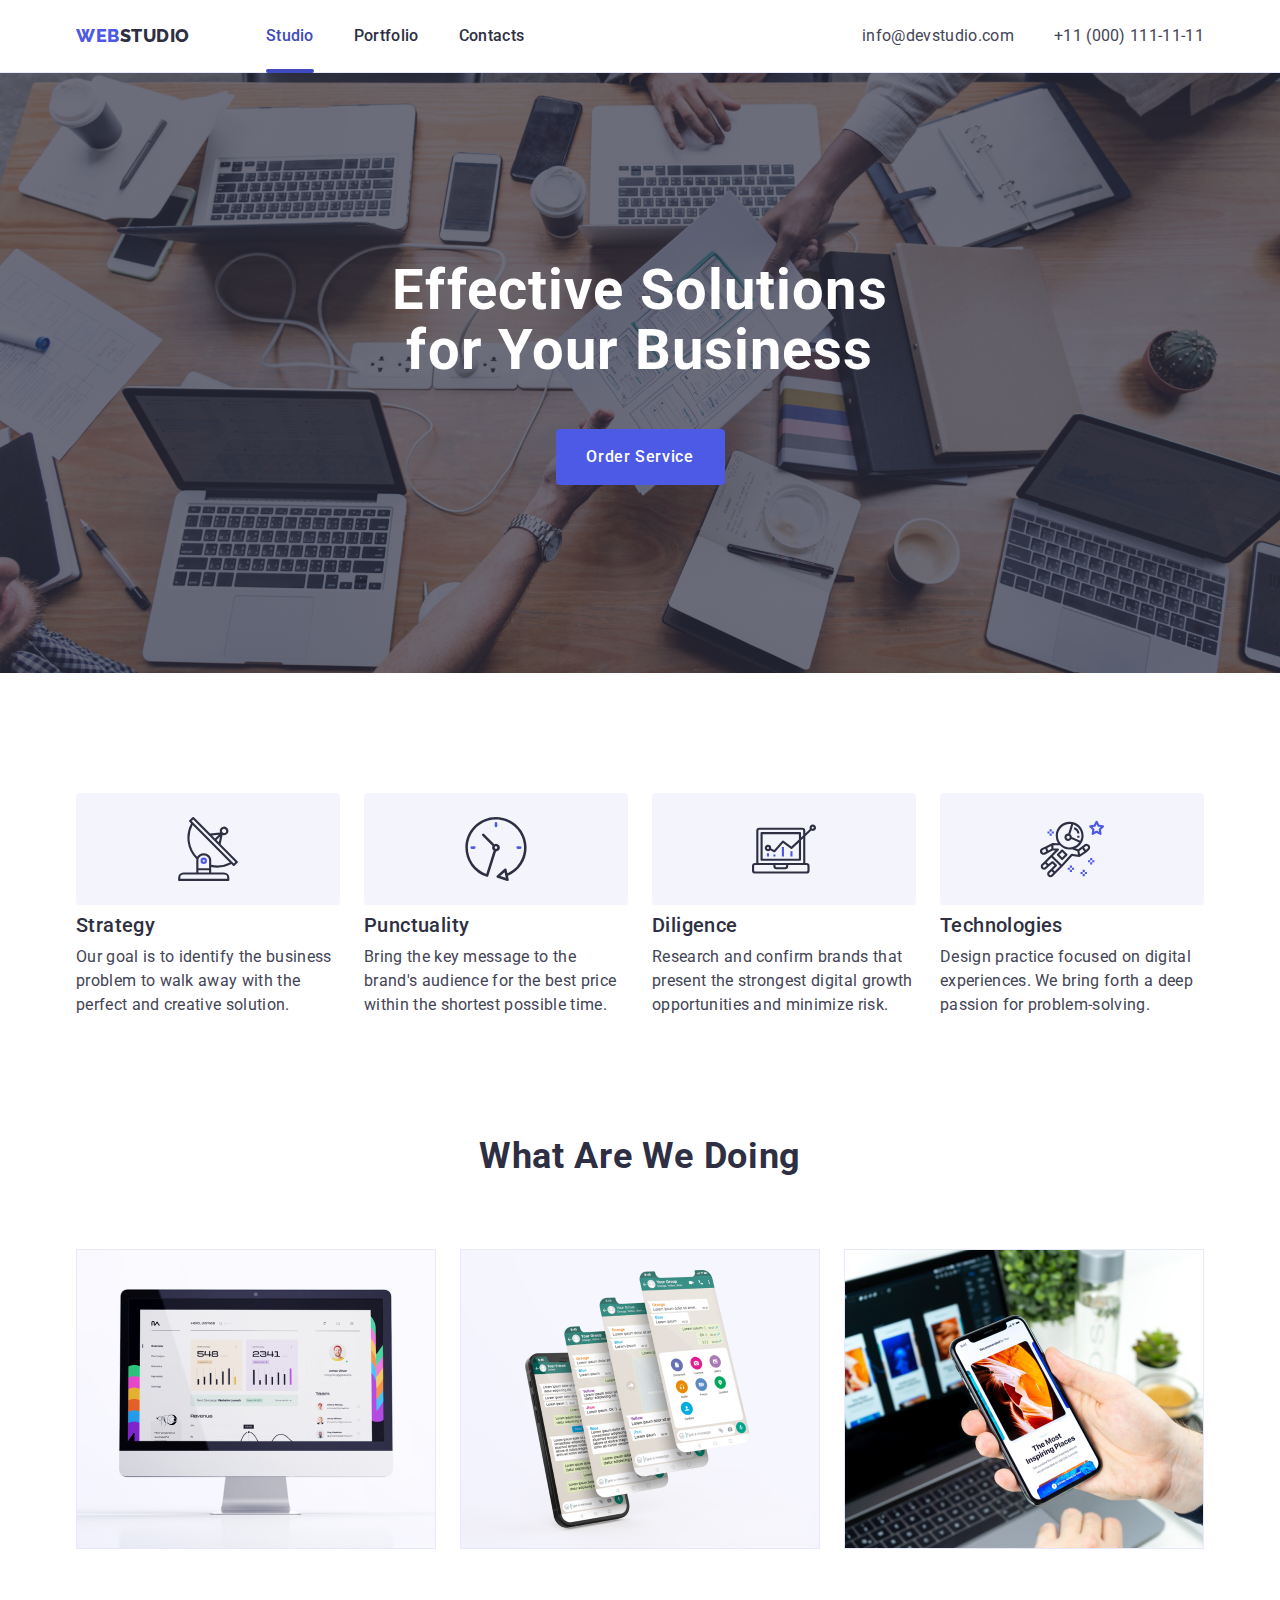
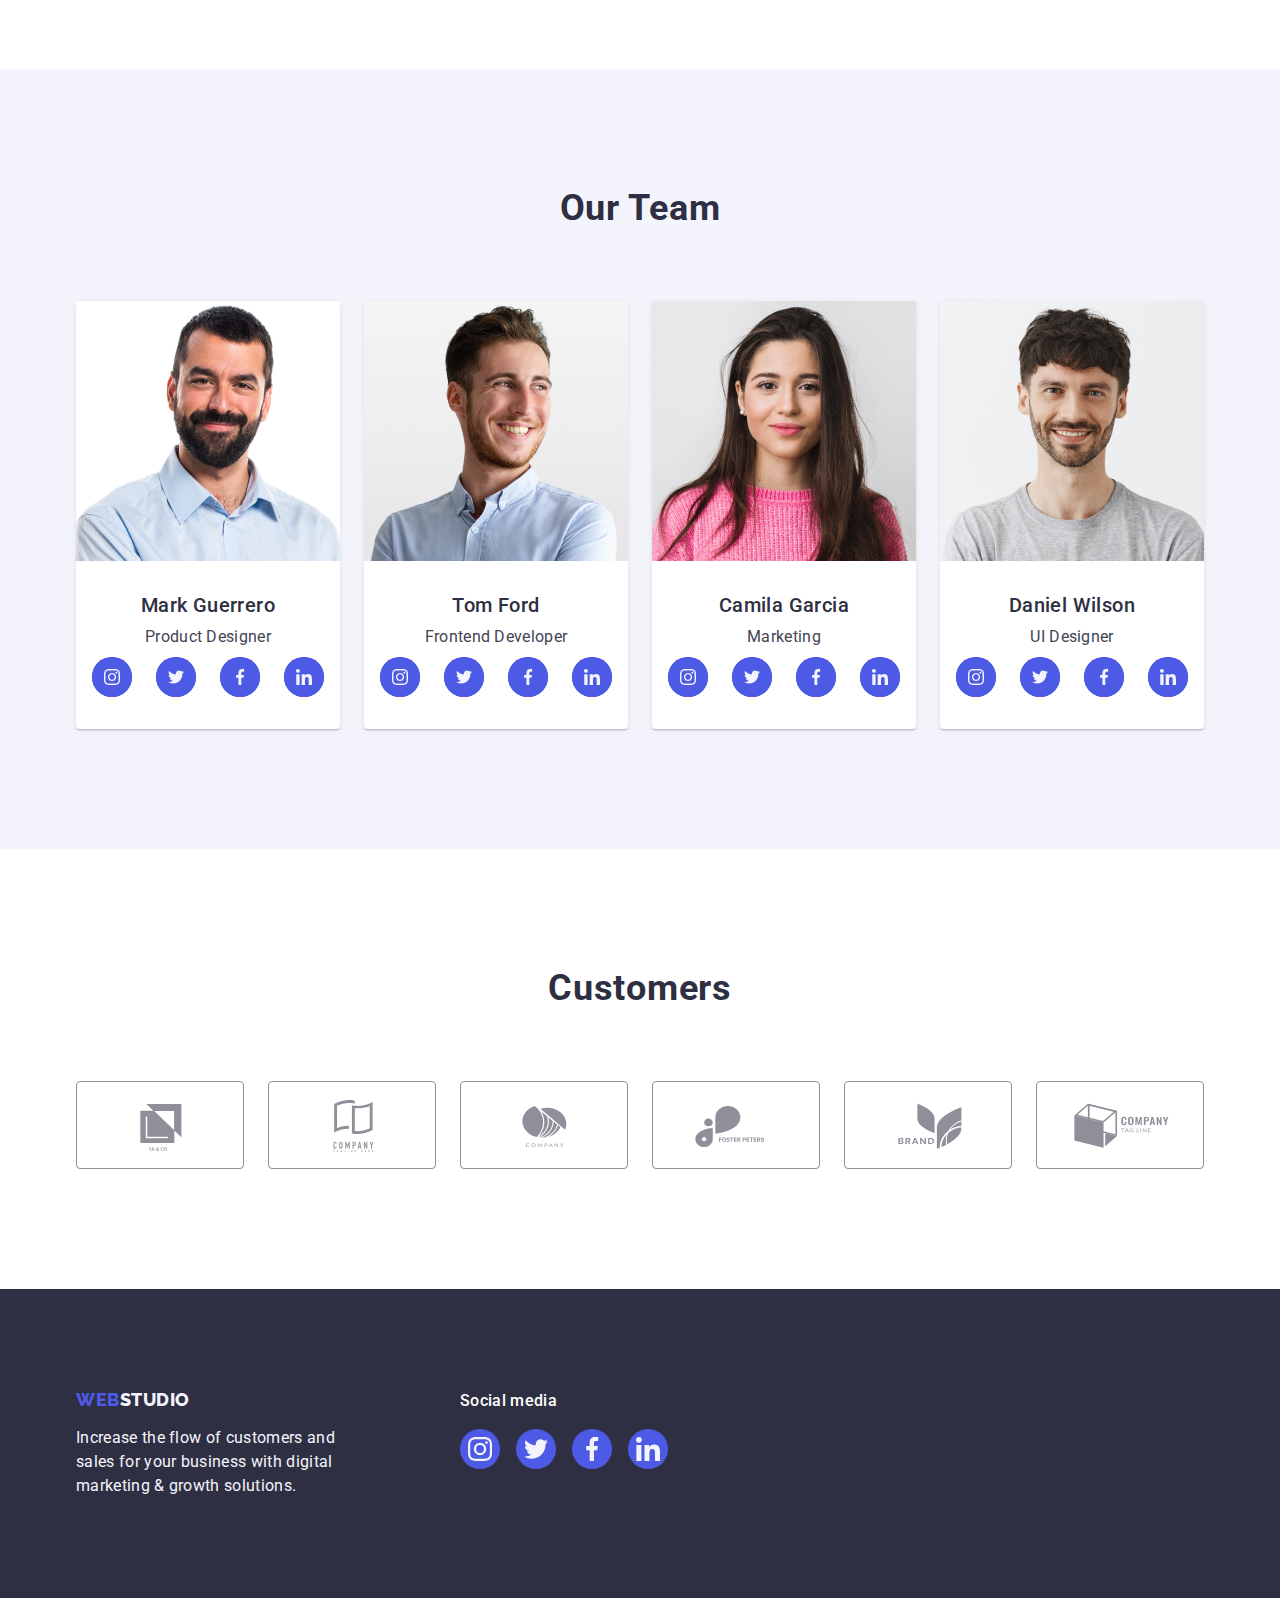
<file: index.html>
<!DOCTYPE html>
<html lang="en">
  <head>
    <meta charset="UTF-8" />
    <meta http-equiv="X-UA-Compatible" content="IE=edge" />
    <meta name="viewport" content="width=device-width, initial-scale=1.0" />
    <link rel="preconnect" href="https://fonts.googleapis.com" />
    <link rel="preconnect" href="https://fonts.gstatic.com" crossorigin />
    <link
      rel="stylesheet"
      href="https://cdn.jsdelivr.net/npm/modern-normalize@2.0.0/modern-normalize.min.css"
    />
    <link
      href="https://fonts.googleapis.com/css2?family=Raleway:wght@800&family=Roboto:wght@400;500;700;900&display=swap"
      rel="stylesheet"
    />
    <link rel="stylesheet" href="./css/styles.css" />
    <title>Студія</title>
  </head>
  <body>
    <header class="page-header">
      <div class="header-container container">
        <nav class="header-nav">
          <a href="./index.html" class="header-logo link"
            >Web<span class="logo">Studio</span></a
          >
          <ul class="header-link-list list">
            <li class="heder-menu">
              <a href="./index.html" class="header-link header-link-first link"
                >Studio</a
              >
            </li>
            <li class="heder-menu">
              <a href="./portfolio.html" class="header-link link">Portfolio</a>
            </li>
            <li class="heder-menu">
              <a href="" class="header-link link">Contacts</a>
            </li>
          </ul>
        </nav>
        <address class="navigation">
          <ul class="address-link list">
            <li>
              <a href="mailto:info@devstudio.com" class="address-list link"
                >info@devstudio.com</a
              >
            </li>
            <li>
              <a href="tel:+110001111111" class="address-list link"
                >+11 (000) 111-11-11</a
              >
            </li>
          </ul>
        </address>
      </div>
    </header>

    <main>
      <section class="first-section">
        <div class="first-container container">
          <h1 class="first-section-text">
            Effective Solutions for Your Business
          </h1>
          <button type="button" class="first-section-button" data-modal-open>
            Order Service
          </button>
        </div>
      </section>

      <section class="second-section">
        <div class="second-container container">
          <h2 class="title visually-hidden">advantages</h2>
          <ul class="second-section-list list">
            <li class="second-list">
              <div class="second-section-icon">
                <svg class="second-icon" width="64" height="64">
                  <use href="./images/icons.svg#icon-antenna"></use>
                </svg>
              </div>
              <h3 class="second-title">Strategy</h3>
              <p class="second-section-text">
                Our goal is to identify the business problem to walk away with
                the perfect and creative solution.
              </p>
            </li>
            <li class="second-list">
              <div class="second-section-icon">
                <svg class="second-icon" width="64" height="64">
                  <use href="./images/icons.svg#icon-clock"></use>
                </svg>
              </div>
              <h3 class="second-title">Punctuality</h3>
              <p class="second-section-text">
                Bring the key message to the brand's audience for the best price
                within the shortest possible time.
              </p>
            </li>
            <li class="second-list">
              <div class="second-section-icon">
                <svg class="second-icon" width="64" height="64">
                  <use href="./images/icons.svg#icon-diagram"></use>
                </svg>
              </div>
              <h3 class="second-title">Diligence</h3>
              <p class="second-section-text">
                Research and confirm brands that present the strongest digital
                growth opportunities and minimize risk.
              </p>
            </li>
            <li class="second-list">
              <div class="second-section-icon">
                <svg class="second-icon" width="64" height="64">
                  <use href="./images/icons.svg#icon-astronaut"></use>
                </svg>
              </div>
              <h3 class="second-title">Technologies</h3>
              <p class="second-section-text">
                Design practice focused on digital experiences. We bring forth a
                deep passion for problem-solving.
              </p>
            </li>
          </ul>
        </div>
      </section>

      <section class="third-section">
        <div class="third-container container">
          <h2 class="third-title">What are we doing</h2>
          <ul class="third-section-list list">
            <li class="third-list">
              <img src="./images/img-1.jpg" width="360" alt="img" />
            </li>
            <li class="third-list">
              <img src="./images/img-2.jpg" width="360" alt="img" />
            </li>
            <li class="third-list">
              <img src="./images/img-3.jpg" width="360" alt="img" />
            </li>
          </ul>
        </div>
      </section>

      <section class="fourd">
        <div class="fourd-container container">
          <h2 class="fourd-title">Our Team</h2>
          <ul class="fourd-section-list list">
            <li class="fourd-list">
              <img src="./images/mark.jpg" width="264" alt="Mark" />
              <div class="card-content">
                <h3 class="fourd-dop-title">Mark Guerrero</h3>
                <p class="fourd-text">Product Designer</p>
                <ul class="fourd-list-icon list">
                  <li class="fourd-link-icon">
                    <a
                      class="fourd-section-icon"
                      href=""
                      aria-label="instagram"
                    >
                      <svg class="fourd-icon" width="16" height="16">
                        <use href="./images/icons.svg#icon-instagram"></use>
                      </svg>
                    </a>
                  </li>
                  <li class="fourd-link-icon">
                    <a
                      class="fourd-section-icon"
                      href=""
                      aria-label="instagram"
                    >
                      <svg class="fourd-icon" width="16" height="16">
                        <use href="./images/icons.svg#icon-twitter"></use>
                      </svg>
                    </a>
                  </li>
                  <li class="fourd-link-icon">
                    <a
                      class="fourd-section-icon"
                      href=""
                      aria-label="instagram"
                    >
                      <svg class="fourd-icon" width="16" height="16">
                        <use href="./images/icons.svg#icon-facebook"></use>
                      </svg>
                    </a>
                  </li>
                  <li class="fourd-link-icon">
                    <a
                      class="fourd-section-icon"
                      href=""
                      aria-label="instagram"
                    >
                      <svg class="fourd-icon" width="16" height="16">
                        <use href="./images/icons.svg#icon-linkedin"></use>
                      </svg>
                    </a>
                  </li>
                </ul>
              </div>
            </li>
            <li class="fourd-list">
              <img src="./images/tom.jpg" width="264" alt="Tom" />
              <div class="card-content">
                <h3 class="fourd-dop-title">Tom Ford</h3>
                <p class="fourd-text">Frontend Developer</p>
                <ul class="fourd-list-icon list">
                  <li class="fourd-link-icon">
                    <a
                      class="fourd-section-icon"
                      href=""
                      aria-label="instagram"
                    >
                      <svg class="fourd-icon" width="16" height="16">
                        <use href="./images/icons.svg#icon-instagram"></use>
                      </svg>
                    </a>
                  </li>
                  <li class="fourd-link-icon">
                    <a
                      class="fourd-section-icon"
                      href=""
                      aria-label="instagram"
                    >
                      <svg class="fourd-icon" width="16" height="16">
                        <use href="./images/icons.svg#icon-twitter"></use>
                      </svg>
                    </a>
                  </li>
                  <li class="fourd-link-icon">
                    <a
                      class="fourd-section-icon"
                      href=""
                      aria-label="instagram"
                    >
                      <svg class="fourd-icon" width="16" height="16">
                        <use href="./images/icons.svg#icon-facebook"></use>
                      </svg>
                    </a>
                  </li>
                  <li class="fourd-link-icon">
                    <a
                      class="fourd-section-icon"
                      href=""
                      aria-label="instagram"
                    >
                      <svg class="fourd-icon" width="16" height="16">
                        <use href="./images/icons.svg#icon-linkedin"></use>
                      </svg>
                    </a>
                  </li>
                </ul>
              </div>
            </li>
            <li class="fourd-list">
              <img src="./images/camila.jpg" width="264" alt="Camila" />
              <div class="card-content">
                <h3 class="fourd-dop-title">Camila Garcia</h3>
                <p class="fourd-text">Marketing</p>

                <ul class="fourd-list-icon list">
                  <li class="fourd-link-icon">
                    <a
                      class="fourd-section-icon"
                      href=""
                      aria-label="instagram"
                    >
                      <svg class="fourd-icon" width="16" height="16">
                        <use href="./images/icons.svg#icon-instagram"></use>
                      </svg>
                    </a>
                  </li>
                  <li class="fourd-link-icon">
                    <a
                      class="fourd-section-icon"
                      href=""
                      aria-label="instagram"
                    >
                      <svg class="fourd-icon" width="16" height="16">
                        <use href="./images/icons.svg#icon-twitter"></use>
                      </svg>
                    </a>
                  </li>
                  <li class="fourd-link-icon">
                    <a
                      class="fourd-section-icon"
                      href=""
                      aria-label="instagram"
                    >
                      <svg class="fourd-icon" width="16" height="16">
                        <use href="./images/icons.svg#icon-facebook"></use>
                      </svg>
                    </a>
                  </li>
                  <li class="fourd-link-icon">
                    <a
                      class="fourd-section-icon"
                      href=""
                      aria-label="instagram"
                    >
                      <svg class="fourd-icon" width="16" height="16">
                        <use href="./images/icons.svg#icon-linkedin"></use>
                      </svg>
                    </a>
                  </li>
                </ul>
              </div>
            </li>
            <li class="fourd-list">
              <img src="./images/daniel.jpg" width="264" alt="Daniel" />
              <div class="card-content">
                <h3 class="fourd-dop-title">Daniel Wilson</h3>
                <p class="fourd-text">UI Designer</p>
                <ul class="fourd-list-icon list">
                  <li class="fourd-link-icon">
                    <a
                      class="fourd-section-icon"
                      href=""
                      aria-label="instagram"
                    >
                      <svg class="fourd-icon" width="16" height="16">
                        <use href="./images/icons.svg#icon-instagram"></use>
                      </svg>
                    </a>
                  </li>
                  <li class="fourd-link-icon">
                    <a
                      class="fourd-section-icon"
                      href=""
                      aria-label="instagram"
                    >
                      <svg class="fourd-icon" width="16" height="16">
                        <use href="./images/icons.svg#icon-twitter"></use>
                      </svg>
                    </a>
                  </li>
                  <li class="fourd-link-icon">
                    <a
                      class="fourd-section-icon"
                      href=""
                      aria-label="instagram"
                    >
                      <svg class="fourd-icon" width="16" height="16">
                        <use href="./images/icons.svg#icon-facebook"></use>
                      </svg>
                    </a>
                  </li>
                  <li class="fourd-link-icon">
                    <a
                      class="fourd-section-icon"
                      href=""
                      aria-label="instagram"
                    >
                      <svg class="fourd-icon" width="16" height="16">
                        <use href="./images/icons.svg#icon-linkedin"></use>
                      </svg>
                    </a>
                  </li>
                </ul>
              </div>
            </li>
          </ul>
        </div>
      </section>

      <section class="five">
        <div class="container">
          <h2 class="five-title">Customers</h2>
          <ul class="five-section-list list">
            <li class="five-list">
              <a class="five-link" href="" aria-label="Logo ">
                <svg class="five-icon" width="104" height="56">
                  <use href="./images/icons.svg#icon-logo-1"></use>
                </svg>
              </a>
            </li>
            <li class="five-list">
              <a class="five-link" href="" aria-label="Logo ">
                <svg class="five-icon" width="104" height="56">
                  <use href="./images/icons.svg#icon-logo-2"></use>
                </svg>
              </a>
            </li>
            <li class="five-list">
              <a class="five-link" href="" aria-label="Logo ">
                <svg class="five-icon" width="104" height="56">
                  <use href="./images/icons.svg#icon-logo-3"></use>
                </svg>
              </a>
            </li>
            <li class="five-list">
              <a class="five-link" href="" aria-label="Logo ">
                <svg class="five-icon" width="104" height="56">
                  <use href="./images/icons.svg#icon-logo-4"></use>
                </svg>
              </a>
            </li>
            <li class="five-list">
              <a class="five-link" href="" aria-label="Logo ">
                <svg class="five-icon" width="104" height="56">
                  <use href="./images/icons.svg#icon-logo-5"></use>
                </svg>
              </a>
            </li>
            <li class="five-list">
              <a class="five-link" href="" aria-label="Logo ">
                <svg class="five-icon" width="104" height="56">
                  <use href="./images/icons.svg#icon-logo-6"></use>
                </svg>
              </a>
            </li>
          </ul>
        </div>
      </section>
    </main>

    <footer class="page-footer">
      <div class="footer-container container">
        <div class="footer-first-container">
          <a href="./index.html" class="footer-logo link"
            >Web<span class="logos">Studio</span></a
          >
          <p class="paragraf">
            Increase the flow of customers and sales for your business with
            digital marketing & growth solutions.
          </p>
        </div>

        <div class="footer-social">
          <p class="footer-title">Social media</p>
          <ul class="footer-section-list list">
            <li class="footer-list">
              <a class="footer-link" href="" aria-label="Social media">
                <svg class="footer-icon" width="24" height="24">
                  <use href="./images/icons.svg#icon-instagram"></use>
                </svg>
              </a>
            </li>
            <li class="footer-list">
              <a class="footer-link" href="" aria-label="Social media">
                <svg class="footer-icon" width="24" height="24">
                  <use href="./images/icons.svg#icon-twitter"></use>
                </svg>
              </a>
            </li>
            <li class="footer-list">
              <a class="footer-link" href="" aria-label="Social media">
                <svg class="footer-icon" width="24" height="24">
                  <use href="./images/icons.svg#icon-facebook"></use>
                </svg>
              </a>
            </li>
            <li class="footer-list">
              <a class="footer-link" href="" aria-label="Social media">
                <svg class="footer-icon" width="24" height="24">
                  <use href="./images/icons.svg#icon-linkedin"></use>
                </svg>
              </a>
            </li>
          </ul>
        </div>
      </div>
    </footer>

    <div data-modal class="modal is-hidden">
      <div class="conteiner-modal">
        <button type="button" class="type-modal" data-modal-close>
          <svg class="modal-icon" width="8" height="8">
            <use href="./images/icons.svg#icon-close-black"></use>
          </svg>
        </button>
      </div>
    </div>
    <script src="./modal.js"></script>
  </body>
</html>
</file>
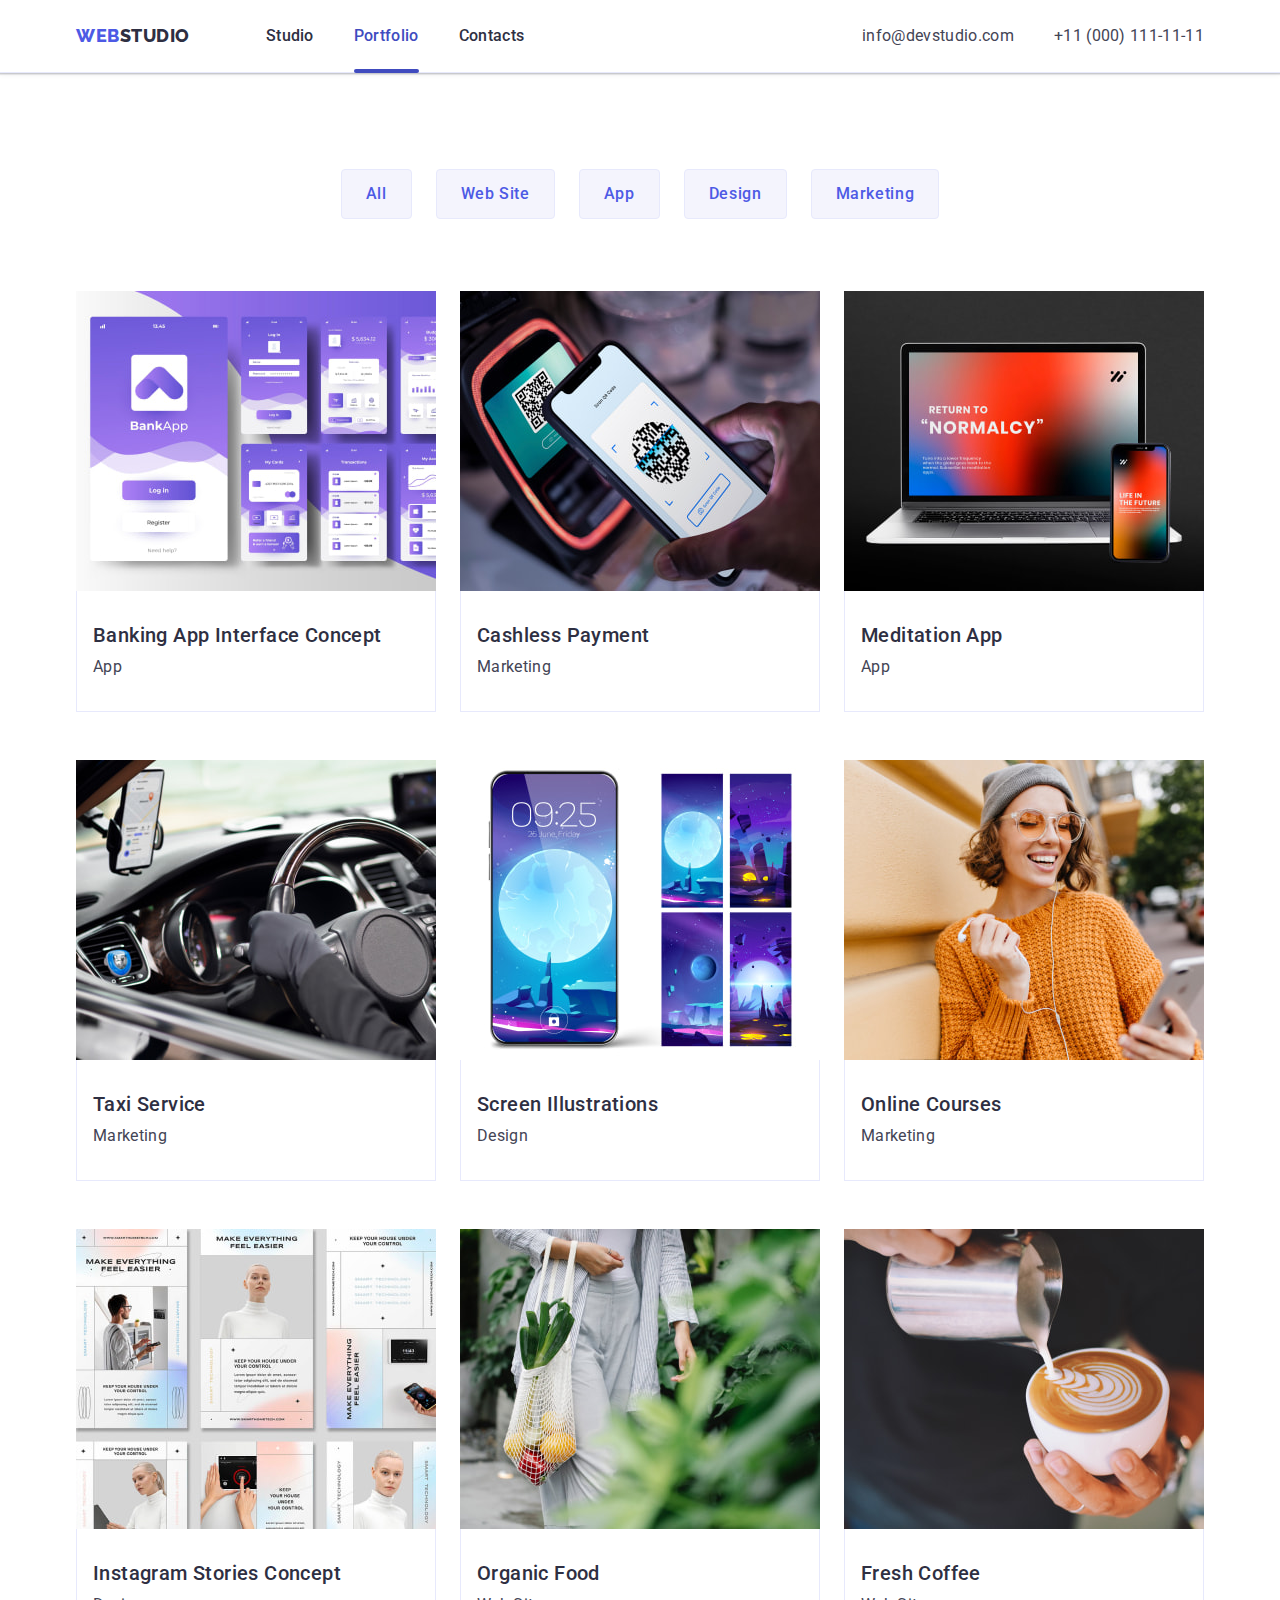
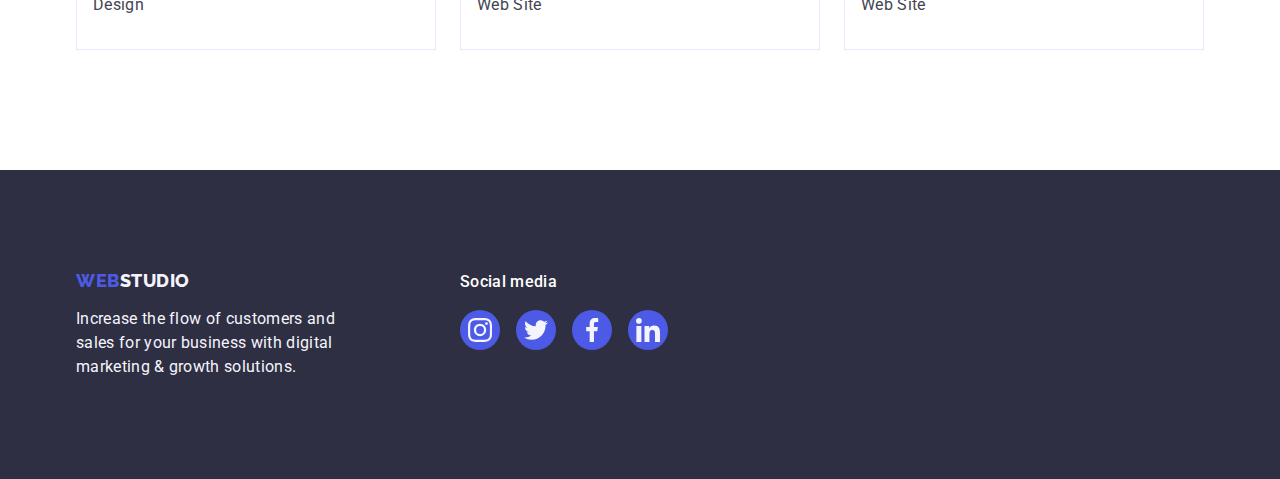
<file: portfolio.html>
<!DOCTYPE html>
<html lang="en">
  <head>
    <meta charset="UTF-8" />
    <meta http-equiv="X-UA-Compatible" content="IE=edge" />
    <meta name="viewport" content="width=device-width, initial-scale=1.0" />
    <link rel="preconnect" href="https://fonts.googleapis.com" />
    <link rel="preconnect" href="https://fonts.gstatic.com" crossorigin />
    <link
      rel="stylesheet"
      href="https://cdn.jsdelivr.net/npm/modern-normalize@2.0.0/modern-normalize.min.css"
    />
    <link
      href="https://fonts.googleapis.com/css2?family=Raleway:wght@800&family=Roboto:wght@400;500;700;900&display=swap"
      rel="stylesheet"
    />
    <link rel="stylesheet" href="./css/styles.css" />
    <title>Студія</title>
  </head>

  <body>
    <header class="page-header">
      <div class="header-container container">
        <nav class="header-nav">
          <a href="./index.html" class="header-logo link"
            >Web<span class="logo">Studio</span></a
          >
          <ul class="header-link-list list">
            <li>
              <a href="./index.html" class="header-link link">Studio</a>
            </li>
            <li>
              <a
                href="./portfolio.html"
                class="header-link header-link-first link"
                >Portfolio</a
              >
            </li>
            <li>
              <a href="" class="header-link link">Contacts</a>
            </li>
          </ul>
        </nav>
        <address class="navigation">
          <ul class="address-link list">
            <li>
              <a href="mailto:info@devstudio.com" class="address-list link"
                >info@devstudio.com</a
              >
            </li>
            <li>
              <a href="tel:+110001111111" class="address-list link"
                >+11 (000) 111-11-11</a
              >
            </li>
          </ul>
        </address>
      </div>
    </header>

    <main>
      <section class="portf-first-section">
        <div class="portf-navigation-container container">
          <h1 class="title visually-hidden">Portfolio</h1>
          <ul class="over-list list">
            <li><button type="button" class="section-title">All</button></li>
            <li>
              <button type="button" class="section-title">Web Site</button>
            </li>
            <li><button type="button" class="section-title">App</button></li>
            <li><button type="button" class="section-title">Design</button></li>
            <li>
              <button type="button" class="section-title">Marketing</button>
            </li>
          </ul>

          <ul class="second-over-list list">
            <li class="portf-list">
              <a href="" class="cart-link link">
                <div class="div-port">
                  <img
                    src="./images/portfolio/img-5.jpg"
                    alt="Banking App Interface Concept"
                    width="360"
                  />
                  <div class="overlay">
                    <p class="overlay-text">
                      14 Stylish and User-Friendly App Design Concepts · Task
                      Manager App · Calorie Tracker App · Exotic Fruit Ecommerce
                      App · Cloud Storage App
                    </p>
                  </div>
                </div>
                <div class="portf-list-container">
                  <h2 class="portfolio-title">Banking App Interface Concept</h2>
                  <p class="portfolio-pages">App</p>
                </div>
              </a>
            </li>
            <li class="portf-list">
              <a href="" class="cart-link link">
                <div class="div-port">
                  <img
                    src="./images/portfolio/img-6.jpg"
                    alt="Cashless Payment"
                    width="360"
                  />
                  <div class="overlay">
                    <p class="overlay-text">
                      14 Stylish and User-Friendly App Design Concepts · Task
                      Manager App · Calorie Tracker App · Exotic Fruit Ecommerce
                      App · Cloud Storage App
                    </p>
                  </div>
                </div>
                <div class="portf-list-container">
                  <h2 class="portfolio-title">Cashless Payment</h2>
                  <p class="portfolio-pages">Marketing</p>
                </div>
              </a>
            </li>
            <li class="portf-list">
              <a href="" class="cart-link link">
                <div class="div-port">
                  <img
                    src="./images/portfolio/img-7.jpg"
                    alt="Meditation App"
                    width="360"
                  />
                  <div class="overlay">
                    <p class="overlay-text">
                      14 Stylish and User-Friendly App Design Concepts · Task
                      Manage class="overlay-text"r App · Calorie Tracker App ·
                      Exotic Fruit Ecommerce App · Cloud Storage App
                    </p>
                  </div>
                </div>
                <div class="portf-list-container">
                  <h2 class="portfolio-title">Meditation App</h2>
                  <p class="portfolio-pages">App</p>
                </div>
              </a>
            </li>
            <li class="portf-list">
              <a href="" class="cart-link link">
                <div class="div-port">
                  <img
                    src="./images/portfolio/img-8.jpg"
                    alt="Taxi Service"
                    width="360"
                  />
                  <div class="overlay">
                    <p class="overlay-text">
                      14 Stylish and User-Friendly App Design Concepts · Task
                      Manager App · Calorie Tracker App · Exotic Fruit Ecommerce
                      App · Cloud Storage App
                    </p>
                  </div>
                </div>
                <div class="portf-list-container">
                  <h2 class="portfolio-title">Taxi Service</h2>
                  <p class="portfolio-pages">Marketing</p>
                </div>
              </a>
            </li>
            <li class="portf-list">
              <a href="" class="cart-link link">
                <div class="div-port">
                  <img
                    src="./images/portfolio/img-9.jpg"
                    alt="Screen Illustrations"
                    width="360"
                  />
                  <div class="overlay">
                    <p class="overlay-text">
                      14 Stylish and User-Friendly App Design Concepts · Task
                      Manager App · Calorie Tracker App · Exotic Fruit Ecommerce
                      App · Cloud Storage App
                    </p>
                  </div>
                </div>
                <div class="portf-list-container">
                  <h2 class="portfolio-title">Screen Illustrations</h2>
                  <p class="portfolio-pages">Design</p>
                </div>
              </a>
            </li>
            <li class="portf-list">
              <a href="" class="cart-link link">
                <div class="div-port">
                  <img
                    src="./images/portfolio/img-10.jpg"
                    alt="Online Courses"
                    width="360"
                  />
                  <div class="overlay">
                    <p class="overlay-text">
                      14 Stylish and User-Friendly App Design Concepts · Task
                      Manager App · Calorie Tracker App · Exotic Fruit Ecommerce
                      App · Cloud Storage App
                    </p>
                  </div>
                </div>
                <div class="portf-list-container">
                  <h2 class="portfolio-title">Online Courses</h2>
                  <p class="portfolio-pages">Marketing</p>
                </div>
              </a>
            </li>
            <li class="portf-list">
              <a href="" class="cart-link link">
                <div class="div-port">
                  <img
                    src="./images/portfolio/img-11.jpg"
                    alt="Instagram Stories Concept"
                    width="360"
                  />
                  <div class="overlay">
                    <p class="overlay-text">
                      14 Stylish and User-Friendly App Design Concepts · Task
                      Manager App · Calorie Tracker App · Exotic Fruit Ecommerce
                      App · Cloud Storage App
                    </p>
                  </div>
                </div>
                <div class="portf-list-container">
                  <h2 class="portfolio-title">Instagram Stories Concept</h2>
                  <p class="portfolio-pages">Design</p>
                </div>
              </a>
            </li>
            <li class="portf-list">
              <a href="" class="cart-link link">
                <div class="div-port">
                  <img
                    src="./images/portfolio/img-12.jpg"
                    alt="Organic Food"
                    width="360"
                  />
                  <div class="overlay">
                    <p class="overlay-text">
                      14 Stylish and User-Friendly App Design Concepts · Task
                      Manager App · Calorie Tracker App · Exotic Fruit Ecommerce
                      App · Cloud Storage App
                    </p>
                  </div>
                </div>
                <div class="portf-list-container">
                  <h2 class="portfolio-title">Organic Food</h2>
                  <p class="portfolio-pages">Web Site</p>
                </div>
              </a>
            </li>
            <li class="portf-list">
              <a href="" class="cart-link link">
                <div class="div-port">
                  <img
                    src="./images/portfolio/img-13.jpg"
                    alt="Fresh Coffee"
                    width="360"
                  />
                  <div class="overlay">
                    <p class="overlay-text">
                      14 Stylish and User-Friendly App Design Concepts · Task
                      Manager App · Calorie Tracker App · Exotic Fruit Ecommerce
                      App · Cloud Storage App
                    </p>
                  </div>
                </div>
                <div class="portf-list-container">
                  <h2 class="portfolio-title">Fresh Coffee</h2>
                  <p class="portfolio-pages">Web Site</p>
                </div>
              </a>
            </li>
          </ul>
        </div>
      </section>
    </main>

    <footer class="page-footer">
      <div class="footer-container container">
        <div class="footer-first-container">
          <a href="./index.html" class="footer-logo link"
            >Web<span class="logos">Studio</span></a
          >
          <p class="paragraf">
            Increase the flow of customers and sales for your business with
            digital marketing & growth solutions.
          </p>
        </div>

        <div class="footer-social">
          <p class="footer-title">Social media</p>
          <ul class="footer-section-list list">
            <li class="footer-list">
              <a class="footer-link" href="" aria-label="Social media">
                <svg class="footer-icon" width="24" height="24">
                  <use href="./images/icons.svg#icon-instagram"></use>
                </svg>
              </a>
            </li>
            <li class="footer-list">
              <a class="footer-link" href="" aria-label="Social media">
                <svg class="footer-icon" width="24" height="24">
                  <use href="./images/icons.svg#icon-twitter"></use>
                </svg>
              </a>
            </li>
            <li class="footer-list">
              <a class="footer-link" href="" aria-label="Social media">
                <svg class="footer-icon" width="24" height="24">
                  <use href="./images/icons.svg#icon-facebook"></use>
                </svg>
              </a>
            </li>
            <li class="footer-list">
              <a class="footer-link" href="" aria-label="Social media">
                <svg class="footer-icon" width="24" height="24">
                  <use href="./images/icons.svg#icon-linkedin"></use>
                </svg>
              </a>
            </li>
          </ul>
        </div>
      </div>
    </footer>

    <div data-modal class="modal is-hidden">
      <div class="conteiner-modal">
        <button type="button" class="type-modal" data-modal-close>
          <svg class="modal-icon" width="8" height="8">
            <use href="./images/icons.svg#icon-close-black"></use>
          </svg>
        </button>
      </div>
    </div>
    <script src="./modal.js"></script>
  </body>
</html>
</file>
<file: css/styles.css>
:root {
  --primary-font: "Roboto", sans-serif;
  --logo-font: "Raleway", sans-serif;
  --text-color: #2e2f42;
  --gray-background-color: #f4f4fd;
  --primary-background-color: #fafafa;
  --section-text-color: #434455;
  --primary-blue-color: #4d5ae5;
  --white-color: #ffffff;
  --button-color: #404bbf;
  --logo-color: #2e2f42;
  --button-color-portf: #e7e9fc;
  --icon-five-color: #8e8f99;
  --green: #31d0aa;
}

body {
  margin: 0;
  color: var(--section-text-color);
  font-family: var(--primary-font);
  background-color: var(--white-color);
}

h1,
h2,
h3,
h4,
h5,
h6,
p {
  margin-top: 0;
  margin-bottom: 0;
}

ul,
ol {
  margin-top: 0;
  margin-bottom: 0;
  padding-left: 0;
}

img {
  display: block;
  max-width: 100%;
  height: auto;
}

.visually-hidden {
  position: absolute;
  width: 1px;
  height: 1px;
  margin: -1px;
  border: 0;
  padding: 0;
  white-space: nowrap;
  clip-path: inset(100%);
  clip: rect(0 0 0 0);
  overflow: hidden;
}

.container {
  width: 1158px;
  margin: 0 auto;
  padding: 0 15px;
  padding: 0 15px 0 15px;
}

.header-container {
  display: flex;
}

.header-nav {
  display: flex;
  align-items: center;
}

.header-logo {
  color: var(--primary-blue-color);
  font-size: 18px;
  font-family: var(--logo-font);
  text-transform: uppercase;
  font-weight: 800;
  line-height: 1.17;
  letter-spacing: 0.03em;
  margin-right: 76px;
}

.link {
  text-decoration: none;
}

.page-header {
  border-bottom: 1px solid #e7e9fc;
  box-shadow: 0px 2px 1px rgba(46, 47, 66, 0.08),
    0px 1px 1px rgba(46, 47, 66, 0.16), 0px 1px 6px rgba(46, 47, 66, 0.08);
}

.logo {
  color: var(--logo-color);
}

.header-link {
  font-weight: 500;
  line-height: 1.5;
  letter-spacing: 0.02em;
  color: var(--logo-color);
  display: block;
  padding: 24px 0;
  transition: color 250ms cubic-bezier(0.4, 0, 0.2, 1);
}

.header-link-first {
  position: relative;
  color: var(--button-color);
}

.header-list {
  color: currentColor;
  text-decoration: none;
  list-style: none;
  font-style: normal;
  line-height: 1.5;
}

.header-link-list {
  font-weight: 500;
  line-height: 1.5;
  letter-spacing: 0.02em;
  color: var(--logo-color);
  display: flex;
  gap: 40px;
}

.header-link-first::after {
  content: "";
  position: absolute;
  left: 0;
  bottom: -1px;
  height: 4px;
  width: 100%;
  background-color: var(--button-color);
  border-radius: 2px;
}

.header-link:hover,
.header-link:focus {
  color: var(--button-color);
}

.header-list .link,
.address-link {
  text-decoration: none;
}

.header-list.list {
  list-style: none;
}

.list-link.link {
  font-weight: 500;
  font-size: 16px;
  line-height: 1.5;
  letter-spacing: 0.02em;
  color: var(--logo-color);
}

.header-list .link:hover,
.header-list .link:focus {
  color: var(--button-color);
}

.address-link {
  display: flex;
  gap: 40px;
}

.address-list {
  line-height: 1.5;
  letter-spacing: 0.02em;
  color: var(--section-text-color);
  padding: 24px 0;
  display: block;
  transition: color 250ms cubic-bezier(0.4, 0, 0.2, 1);
}

.address-list:hover,
.address-list:focus {
  color: var(--button-color);
}

.navigation {
  font-style: normal;
  margin-left: auto;
}

.first-section {
  background-color: var(--text-color);
  color: var(--white-color);
  padding: 188px 0;

  max-width: 1440px;
  margin: 0 auto;
  background-image: linear-gradient(
      rgba(46, 47, 66, 0.7),
      rgba(46, 47, 66, 0.7)
    ),
    url(../images/people-office.jpg);
  background-repeat: no-repeat;
  background-position: center;
  background-size: cover;
}

.first-section-text {
  font-size: 56px;
  line-height: 1.07;
  text-align: center;
  letter-spacing: 0.02em;
  min-height: 120px;
  margin: 0 auto;
  max-width: 496px;
}

.first-section-button {
  background-color: var(--primary-blue-color);
  line-height: 1.5;
  color: var(--white-color);
  font-weight: 500;
  font-size: 16px;
  letter-spacing: 0.04em;
  font-family: var(--primary-font);
  cursor: pointer;
  display: block;
  min-width: 169px;
  height: 56px;
  margin: 48px auto 0;
  border: none;
  border-radius: 4px;
  cursor: pointer;
  transition: background-color 250ms cubic-bezier(0.4, 0, 0.2, 1);
}

.first-section-button:hover,
.first-section-button:focus {
  background-color: var(--button-color);
}

.list {
  list-style: none;
}

.second-section {
  padding: 120px 0;
}

.second-title {
  font-size: 20px;
  letter-spacing: 0.02em;
  text-transform: capitalize;
  color: var(--logo-color);
  font-weight: 500;
  line-height: 1.2;
  margin-bottom: 8px;
}

.second-section-text {
  color: var(--section-text-color);
  line-height: 1.5;
  letter-spacing: 0.02em;
}

.second-section-list {
  display: flex;
  justify-content: center;
  gap: 24px;
}

.second-list {
  width: calc((100% - 72px) / 4);
}

.second-section-icon {
  display: flex;
  justify-content: center;
  align-items: center;
  width: 264px;
  height: 112px;
  border-radius: 4px;
  background-color: var(--gray-background-color);
  margin-bottom: 8px;
}

.third-section {
  padding-bottom: 120px;
}

.third-section-list {
  display: flex;
  justify-content: center;
  gap: 24px;
}

.third-title {
  font-size: 36px;
  line-height: 1.11;
  text-align: center;
  letter-spacing: 0.02em;
  text-transform: capitalize;
  color: var(--logo-color);
  margin-bottom: 72px;
}

.third-list {
  width: calc((100% - 48px) / 3);
}

.fourd {
  background-color: var(--gray-background-color);
  padding: 120px 0;
}

.fourd-title {
  font-size: 36px;
  line-height: 1.11;
  text-align: center;
  letter-spacing: 0.02em;
  text-transform: capitalize;
  color: var(--logo-color);
  margin-bottom: 72px;
}

.fourd-list {
  background-color: var(--white-color);
  width: calc((100% - 72px) / 4);
  border-radius: 0px 0px 4px 4px;
  box-shadow: 0px 1px 6px rgba(46, 47, 66, 0.08),
    0px 1px 1px rgba(46, 47, 66, 0.16), 0px 2px 1px rgba(46, 47, 66, 0.08);
}

.fourd-section-list {
  display: flex;
  justify-content: center;
  gap: 24px;
}

.fourd-dop-title {
  font-size: 20px;
  line-height: 1.2;
  font-weight: 500;
  letter-spacing: 0.02em;
  color: var(--logo-color);
  text-align: center;
  margin-bottom: 8px;
}

.card-content {
  padding: 32px 0;
}

.fourd-text {
  line-height: 1.5;
  color: var(--section-text-color);
  letter-spacing: 0.02em;
  margin-left: auto;
  margin-right: auto;
  text-align: center;
  margin-bottom: 8px;
}

.fourd-list-icon {
  display: flex;
  gap: 24px;
  justify-content: center;
}

.fourd-link-icon {
  display: flex;
  justify-content: center;
  align-items: center;
  width: 40px;
  height: 40px;
  background-color: var(--primary-blue-color);
  border-radius: 50%;
}

.fourd-section-icon {
  width: 100%;
  height: 100%;
  background-color: var(--primary-blue-color);
  border-radius: 50%;
  display: flex;
  justify-content: center;
  align-items: center;
  transition: background-color 250ms cubic-bezier(0.4, 0, 0.2, 1);
}

.fourd-section-icon:hover,
.fourd-section-icon:focus {
  background-color: var(--button-color);
}

.fourd-icon {
  fill: var(--gray-background-color);
}

.fourd-link-icon:hover {
  background-color: var(--button-color);
}

.five {
  padding: 120px 0;
}

.five-title {
  font-size: 36px;
  line-height: 1.11;
  text-align: center;
  letter-spacing: 0.02em;
  text-transform: capitalize;
  color: var(--logo-color);
  margin-bottom: 72px;
}

.five-section-list {
  display: flex;
  justify-content: center;
  gap: 24px;
}

.five-link {
  display: flex;
  justify-content: center;
  align-items: center;
  color: var(--icon-five-color);
  width: 168px;
  height: 88px;

  border-radius: 4px;
  border: 1px solid var(--icon-five-color);
  transition: border-color 250ms cubic-bezier(0.4, 0, 0.2, 1),
    color 250ms cubic-bezier(0.4, 0, 0.2, 1);
}

.five-icon {
  fill: currentColor;
}

.five-link:hover,
.five-link:focus {
  color: var(--button-color);
  border-color: var(--button-color);
}

.over-list {
  display: flex;
  justify-content: center;
  gap: 24px;
  margin-bottom: 72px;
}

.second-over-list {
  display: flex;
  flex-wrap: wrap;
  column-gap: 24px;
  row-gap: 48px;
}

.section-title {
  color: var(--primary-blue-color);
  font-family: var(--primary-font);
  background-color: var(--gray-background-color);
  border: 1px solid #e7e9fc;
  cursor: pointer;
  font-weight: 500;
  font-size: 16px;
  line-height: 1.5;
  letter-spacing: 0.04em;
  padding: 12px 24px;
  border: 1px solid var(--button-color-portf);
  border-radius: 4px;
  transition: color 250ms cubic-bezier(0.4, 0, 0.2, 1), background-color 250ms cubic-bezier(0.4, 0, 0.2, 1), border 250ms cubic-bezier(0.4, 0, 0.2, 1), box-shadow 250ms cubic-bezier(0.4, 0, 0.2, 1);
}

.section-title:hover,
.section-title:focus {
  background-color: var(--button-color);
  color: var(--white-color);
  border: 1px solid transparent;
  box-shadow: 0px 2px 2px 0px rgba(0, 0, 0, 0.12),
    0px 2px 1px 0px rgba(0, 0, 0, 0.08), 0px 3px 1px 0px rgba(0, 0, 0, 0.1);
}

.portf-first-section {
  padding-top: 96px;
  padding-bottom: 120px;
}

.portf-list {
  width: calc((100% - 48px) / 3);
  transition: box-shadow 250ms cubic-bezier(0.4, 0, 0.2, 1);
}

.portf-list-container {
  padding: 32px 16px;
  border: 1px solid var(--button-color-portf);
  border-top: none;
}

.portf-list:hover,
.portf-list:focus {
  box-shadow: 0px 2px 1px 0px rgba(46, 47, 66, 0.08),
      0px 1px 1px 0px rgba(46, 47, 66, 0.16),
      0px 1px 6px 0px rgba(46, 47, 66, 0.08);
}


.cart-link {
  text-decoration: none;
  color: currentColor;
}

.portfolio-title {
  font-size: 20px;
  line-height: 1.2;
  font-weight: 500;
  letter-spacing: 0.02em;
  color: var(--logo-color);
  margin-bottom: 8px;
}

.portfolio-pages {
  color: var(--section-text-color);
  line-height: 1.5;
  letter-spacing: 0.02em;
}

.div-port {
  position: relative;
  overflow: hidden;
}

.overlay {
  padding-top: 40px;
  display: flex;
  justify-content: center;
  background-color: var(--primary-blue-color);
  color: var(--gray-background-color);
  font-family: sans-serif;
  position: absolute;
  top: 0;
  left: 0;
  width: 100%;
  height: 100%;
  transform: translateY(100%);
  transition: transform 250ms ease-in-out;
}

.cart-link:hover .overlay {
  transform: translateY(0);
}

.overlay-text {
  display: flex;
  width: 296px;
  font-size: 16px;
  font-family: var(--primary-font);
  line-height: 24px;
  letter-spacing: 0.32px;
  color: var(--gray-background-color);
  flex-direction: column;
}

.footer-container {
  display: flex;
  align-items: baseline;
}

.footer-title {
  font-family: var(--primary-font);
  font-size: 16px;
  font-weight: 500;
  line-height: 1.5;
  letter-spacing: 0.02em;
  color: var(--white-color);
  margin-bottom: 16px;
}

.footer-first-container {
  margin-right: 120px;
}

.footer-section-list {
  display: flex;
  gap: 16px;
  justify-content: center;
}

.footer-link {
  display: flex;
  justify-content: center;
  align-items: center;
  width: 40px;
  height: 40px;
  background-color: var(--primary-blue-color);
  border-radius: 50%;
  transition: background-color 250ms cubic-bezier(0.4, 0, 0.2, 1);
}

.footer-icon {
  fill: var(--gray-background-color);
}

.footer-link:hover,
.footer-link:focus {
  background-color: var(--green);
}

.footer-logo {
  color: var(--primary-blue-color);
  text-decoration: none;
  font-size: 18px;
  text-transform: uppercase;
  font-family: var(--logo-font);
  font-weight: 800;
  line-height: 1.17;
  letter-spacing: 0.03em;
  display: inline-block;
  margin-bottom: 16px;
}

.logos {
  color: var(--gray-background-color);
}

.page-footer {
  background-color: var(--text-color);
  color: var(--gray-background-color);
  padding-top: 100px;
  padding-bottom: 100px;
  padding: 100px 0;
}

.paragraf {
  letter-spacing: 0.02em;
  line-height: 1.5;
  max-width: 264px;
}

.modal {
  position: fixed;
  top: 0;
  left: 0;
  width: 100%;
  height: 100%;
  background-color: rgba(46, 47, 66, 0.4);
  transition: opacity 250ms cubic-bezier(0.4, 0, 0.2, 1),
    visibility 250ms cubic-bezier(0.4, 0, 0.2, 1);
}

.is-hidden {
  visibility: hidden;
  pointer-events: none;
  opacity: 0;
}

.conteiner-modal {
  position: absolute;
  top: 50%;
  left: 50%;
  transform: translate(-50%, -50%) scale(1);
  width: 408px;
  min-height: 584px;
  background: #fcfcfc;
  box-shadow: 0px 1px 1px rgba(0, 0, 0, 0.14), 0px 1px 3px rgba(0, 0, 0, 0.12),
    0px 2px 1px rgba(0, 0, 0, 0.2);
  border-radius: 4px;
  transition: transform 250ms cubic-bezier(0.4, 0, 0.2, 1);
}

.type-modal {
  position: absolute;
  top: 24px;
  right: 24px;
  width: 24px;
  height: 24px;
  border-radius: 50%;
  display: flex;
  align-items: center;
  justify-content: center;
  background-color: var(--button-color-portf);
  border: 1px solid rgba(0, 0, 0, 0.1);
  padding: 0;
  cursor: pointer;
  transition: background-color 250ms cubic-bezier(0.4, 0, 0.2, 1),
    border 250ms cubic-bezier(0.4, 0, 0.2, 1);
}

.type-modal:hover,
.type-modal:focus {
  background-color: #404bbf;
  border: none;
}

.modal-icon {
  transition: fill 250ms cubic-bezier(0.4, 0, 0.2, 1);
}

.type-modal:focus .modal-icon,
.type-modal:hover .modal-icon {
  fill: #ffffff;
}
</file>
